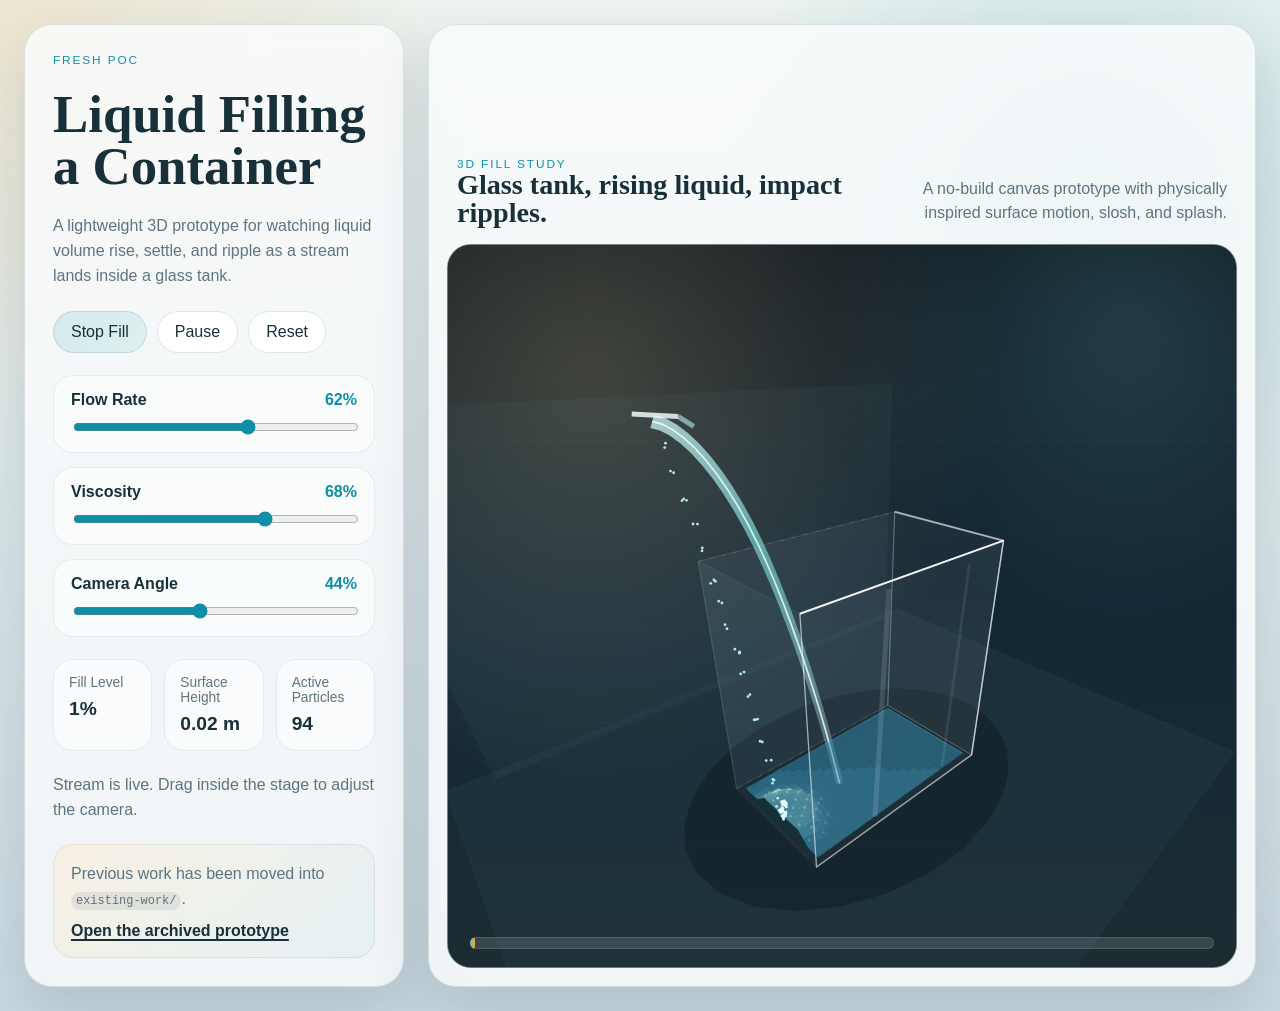
<file: index.html>
<!DOCTYPE html>
<html lang="en">
<head>
  <meta charset="utf-8">
  <meta name="viewport" content="width=device-width, initial-scale=1">
  <title>Container Fill POC</title>
  <link rel="stylesheet" href="styles.css">
</head>
<body>
  <div class="page-shell">
    <aside class="control-panel">
      <p class="eyebrow">Fresh POC</p>
      <h1>Liquid Filling a Container</h1>
      <p class="lede">
        A lightweight 3D prototype for watching liquid volume rise, settle, and ripple
        as a stream lands inside a glass tank.
      </p>

      <div class="button-row">
        <button id="fill-toggle" type="button">Stop Fill</button>
        <button id="pause-btn" type="button">Pause</button>
        <button id="reset-btn" type="button">Reset</button>
      </div>

      <section class="control-grid" aria-label="Simulation controls">
        <label class="control">
          <span>Flow Rate</span>
          <strong id="flow-value">62%</strong>
          <input id="flow-input" type="range" min="0" max="100" value="62">
        </label>

        <label class="control">
          <span>Viscosity</span>
          <strong id="viscosity-value">68%</strong>
          <input id="viscosity-input" type="range" min="0" max="100" value="68">
        </label>

        <label class="control">
          <span>Camera Angle</span>
          <strong id="orbit-value">44%</strong>
          <input id="orbit-input" type="range" min="0" max="100" value="44">
        </label>
      </section>

      <section class="stats" aria-label="Simulation stats">
        <article class="stat-card">
          <span>Fill Level</span>
          <strong id="fill-stat">0%</strong>
        </article>
        <article class="stat-card">
          <span>Surface Height</span>
          <strong id="height-stat">0.00 m</strong>
        </article>
        <article class="stat-card">
          <span>Active Particles</span>
          <strong id="particle-stat">0</strong>
        </article>
      </section>

      <p id="status-line" class="status-line">
        Stream is live. Drag inside the stage to adjust the camera.
      </p>

      <section class="archive-note">
        <p>Previous work has been moved into <code>existing-work/</code>.</p>
        <a href="existing-work/index.html">Open the archived prototype</a>
      </section>
    </aside>

    <main class="stage-panel">
      <header class="stage-header">
        <div>
          <p class="stage-kicker">3D Fill Study</p>
          <h2>Glass tank, rising liquid, impact ripples.</h2>
        </div>
        <p class="stage-copy">A no-build canvas prototype with physically inspired surface motion, slosh, and splash.</p>
      </header>

      <div class="stage-wrap">
        <canvas id="sim-canvas" aria-label="3D liquid filling simulation"></canvas>
        <div class="progress-track" aria-hidden="true">
          <div id="progress-bar" class="progress-bar"></div>
        </div>
      </div>
    </main>
  </div>

  <script src="app.js"></script>
</body>
</html>
</file>
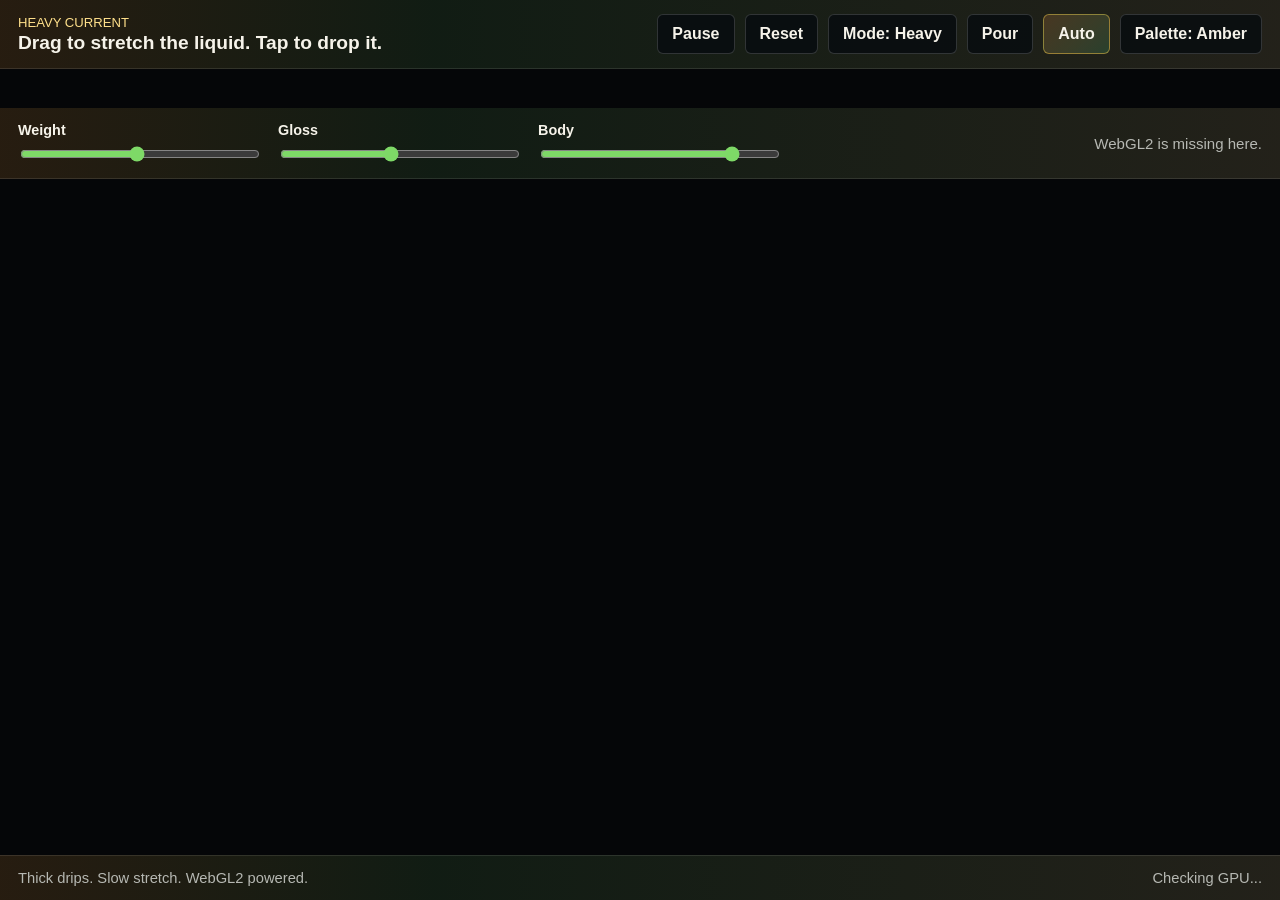
<file: existing-work/index.html>
<!DOCTYPE html>
<html lang="en">
<head>
  <meta charset="utf-8">
  <meta name="viewport" content="width=device-width, initial-scale=1">
  <title>Heavy Current</title>
  <link rel="stylesheet" href="styles.css">
</head>
<body>
  <canvas id="sim-canvas" aria-label="Fluid simulation"></canvas>

  <header class="topbar">
    <div class="brand">
      <span class="eyebrow">Heavy Current</span>
      <h1>Drag to stretch the liquid. Tap to drop it.</h1>
    </div>

    <div class="actions">
      <button id="pause-btn" type="button">Pause</button>
      <button id="reset-btn" type="button">Reset</button>
      <button id="mode-btn" type="button">Mode: Heavy</button>
      <button id="pour-btn" type="button">Pour</button>
      <button id="auto-btn" type="button" class="is-active">Auto</button>
      <button id="palette-btn" type="button">Palette: Amber</button>
    </div>
  </header>

  <section class="control-strip" aria-label="Fluid controls">
    <label class="slider">
      <span id="primary-label">Weight</span>
      <input id="weight-input" type="range" min="20" max="90" value="54">
    </label>

    <label class="slider">
      <span id="secondary-label">Gloss</span>
      <input id="gloss-input" type="range" min="0" max="100" value="46">
    </label>

    <label class="slider">
      <span id="tertiary-label">Body</span>
      <input id="body-input" type="range" min="970" max="998" value="993">
    </label>

    <div id="status" class="status" aria-live="polite"></div>
  </section>

  <footer class="footer-note">
    <span>Thick drips. Slow stretch. WebGL2 powered.</span>
    <span id="gpu-note" class="gpu-note">Checking GPU...</span>
  </footer>

  <script src="app.js"></script>
</body>
</html>
</file>
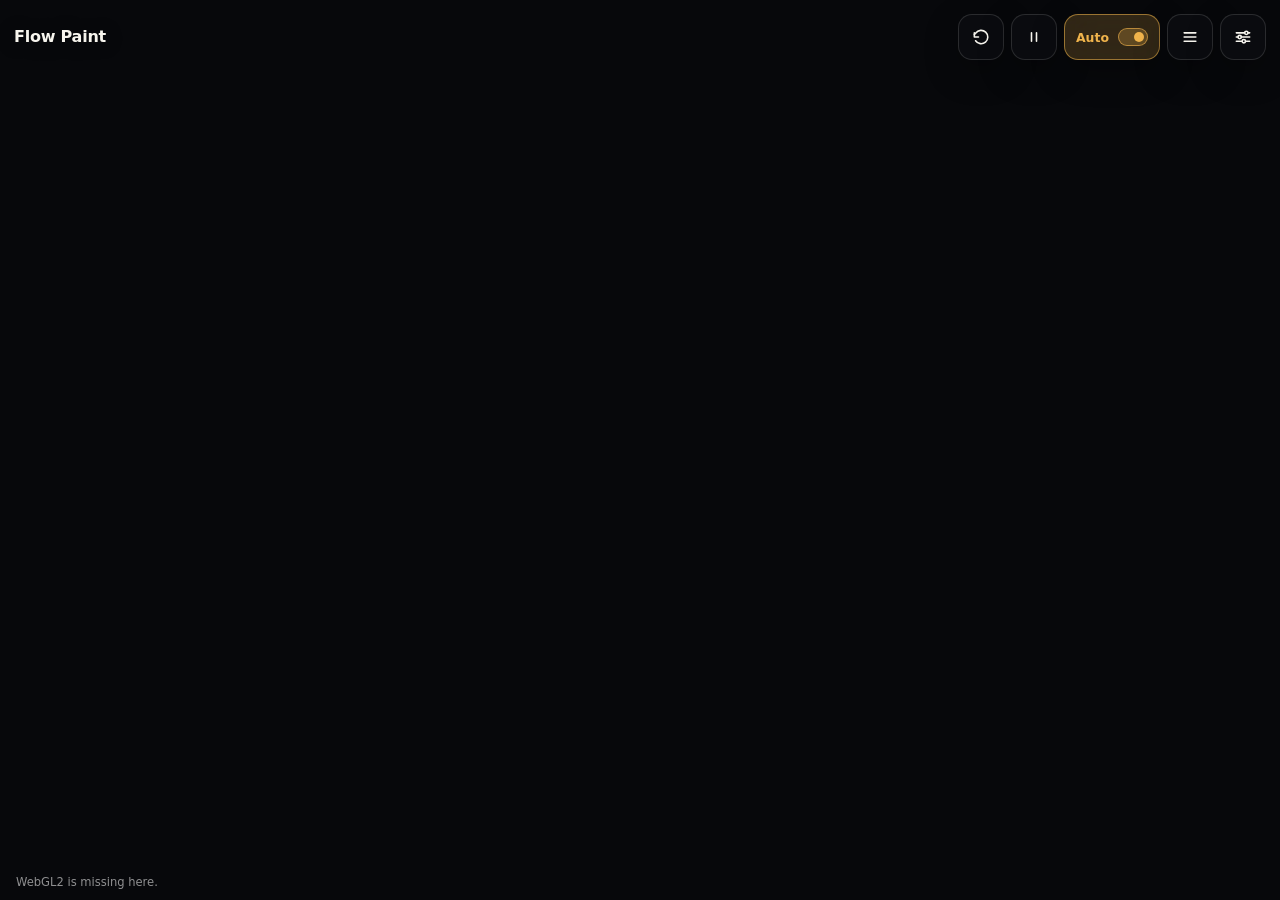
<file: viewer-web/index.html>
<!DOCTYPE html>
<html lang="en">
<head>
  <meta charset="utf-8">
  <meta name="viewport" content="width=device-width, initial-scale=1">
  <title>Flow Paint</title>
  <link rel="stylesheet" href="styles.css?v=20260806-wave">
  <link rel="stylesheet" href="scenario-menu.css?v=20260806-wave">
</head>
<body>
  <canvas id="sim-canvas" aria-label="Flow Paint interactive simulation"></canvas>

  <header class="topbar">
    <h1 class="scene-title">Flow Paint</h1>

    <div class="top-controls">
      <button id="reset-btn" class="icon-button" type="button" aria-label="Reset simulation" title="Reset simulation">
        <svg class="control-icon" viewBox="0 0 24 24" aria-hidden="true"><path d="M4 7v5h5"/><path d="M5.5 16.5a8 8 0 1 0 .2-9.2L4 9"/></svg>
      </button>

      <button id="pause-btn" class="icon-button" type="button" data-paused="false" aria-label="Pause simulation" aria-pressed="false" title="Pause simulation">
        <svg class="control-icon icon-pause" viewBox="0 0 24 24" aria-hidden="true"><path d="M9 7v10M15 7v10"/></svg>
        <svg class="control-icon icon-play" viewBox="0 0 24 24" aria-hidden="true"><path d="m9 7 8 5-8 5Z"/></svg>
      </button>

      <button id="auto-btn" class="switch-control is-active" type="button" role="switch" aria-checked="true" aria-label="Automatic stream" title="Automatic stream">
        <span class="switch-label">Auto</span>
        <span class="switch-track" aria-hidden="true"><span class="switch-thumb"></span></span>
      </button>

      <button class="icon-button" type="button" data-open-dialog="scene-dialog" aria-label="Choose physics scene" aria-haspopup="dialog" title="Choose physics scene">
          <svg class="control-icon" viewBox="0 0 24 24" aria-hidden="true"><path d="M5 7h14M5 12h14M5 17h14"/></svg>
      </button>

      <details class="settings-menu" data-popover>
        <summary aria-label="Simulation settings" title="Simulation settings">
          <svg class="control-icon" viewBox="0 0 24 24" aria-hidden="true"><path d="M4 7h10M18 7h2M4 12h2M10 12h10M4 17h7M15 17h5"/><circle cx="16" cy="7" r="2"/><circle cx="8" cy="12" r="2"/><circle cx="13" cy="17" r="2"/></svg>
        </summary>
        <div class="top-popover settings-content">
          <div class="popover-title">Simulation settings</div>
          <div class="settings-actions">
            <button id="pour-btn" type="button" class="button-primary">Add fluid</button>
            <button id="palette-btn" type="button">Color: Amber</button>
          </div>

          <label class="slider">
            <span><b id="primary-label">Gravity</b><output id="primary-value">54</output></span>
            <input id="weight-input" type="range" min="20" max="90" value="54">
          </label>

          <label class="slider">
            <span><b id="secondary-label">Shine</b><output id="secondary-value">46</output></span>
            <input id="gloss-input" type="range" min="0" max="100" value="46">
          </label>

          <label class="slider">
            <span><b id="tertiary-label">Thickness</b><output id="tertiary-value">82</output></span>
            <input id="body-input" type="range" min="970" max="998" value="993">
          </label>
        </div>
      </details>
    </div>
  </header>

  <dialog id="scene-dialog" class="scene-dialog" data-dialog aria-labelledby="scene-dialog-title">
    <div class="scene-dialog-panel">
      <header class="scene-dialog-header">
        <div>
          <div class="popover-title">Physics scenes</div>
          <h2 id="scene-dialog-title">Choose a scene</h2>
        </div>
        <button class="icon-button scene-dialog-close" type="button" data-close-dialog aria-label="Close scene picker" title="Close">
          <svg class="control-icon" viewBox="0 0 24 24" aria-hidden="true"><path d="m7 7 10 10M17 7 7 17"/></svg>
        </button>
      </header>
      <nav class="scene-list" aria-label="Physics scenes">
        <a class="scene-card" data-scene-link="wave-tank" href="./wave.html">
          <span class="scene-card-title">Ripple Tank</span>
          <span class="scene-card-description">Tap the surface to make waves that interfere and reflect from rock.</span>
        </a>
        <a class="scene-card" data-scene-link="flow-paint" href="./index.html">
          <span class="scene-card-title">Flow Paint</span>
          <span class="scene-card-description">Slow, weighty color that stretches and pools.</span>
        </a>
        <a class="scene-card" data-scene-link="sparks" href="./index.html?scene=sparks">
          <span class="scene-card-title">Sparks</span>
          <span class="scene-card-description">Fast glowing trails that curl through the flow.</span>
        </a>
        <a class="scene-card" data-scene-link="pour-spill" href="./liquid.html">
          <span class="scene-card-title">Pour &amp; Spill</span>
          <span class="scene-card-description">Particle liquid that fills, sloshes, and spills.</span>
        </a>
      </nav>
    </div>
  </dialog>

  <div id="play-hint" class="play-hint" aria-hidden="true">Drag to stir</div>

  <footer class="footer-note" aria-live="polite">
    <span id="status">Starting…</span>
  </footer>

  <script src="ui.js?v=20260806-wave"></script>
  <script src="gpu-runtime.js?v=20260805a"></script>
  <script src="app.js?v=20260805a"></script>
</body>
</html>
</file>
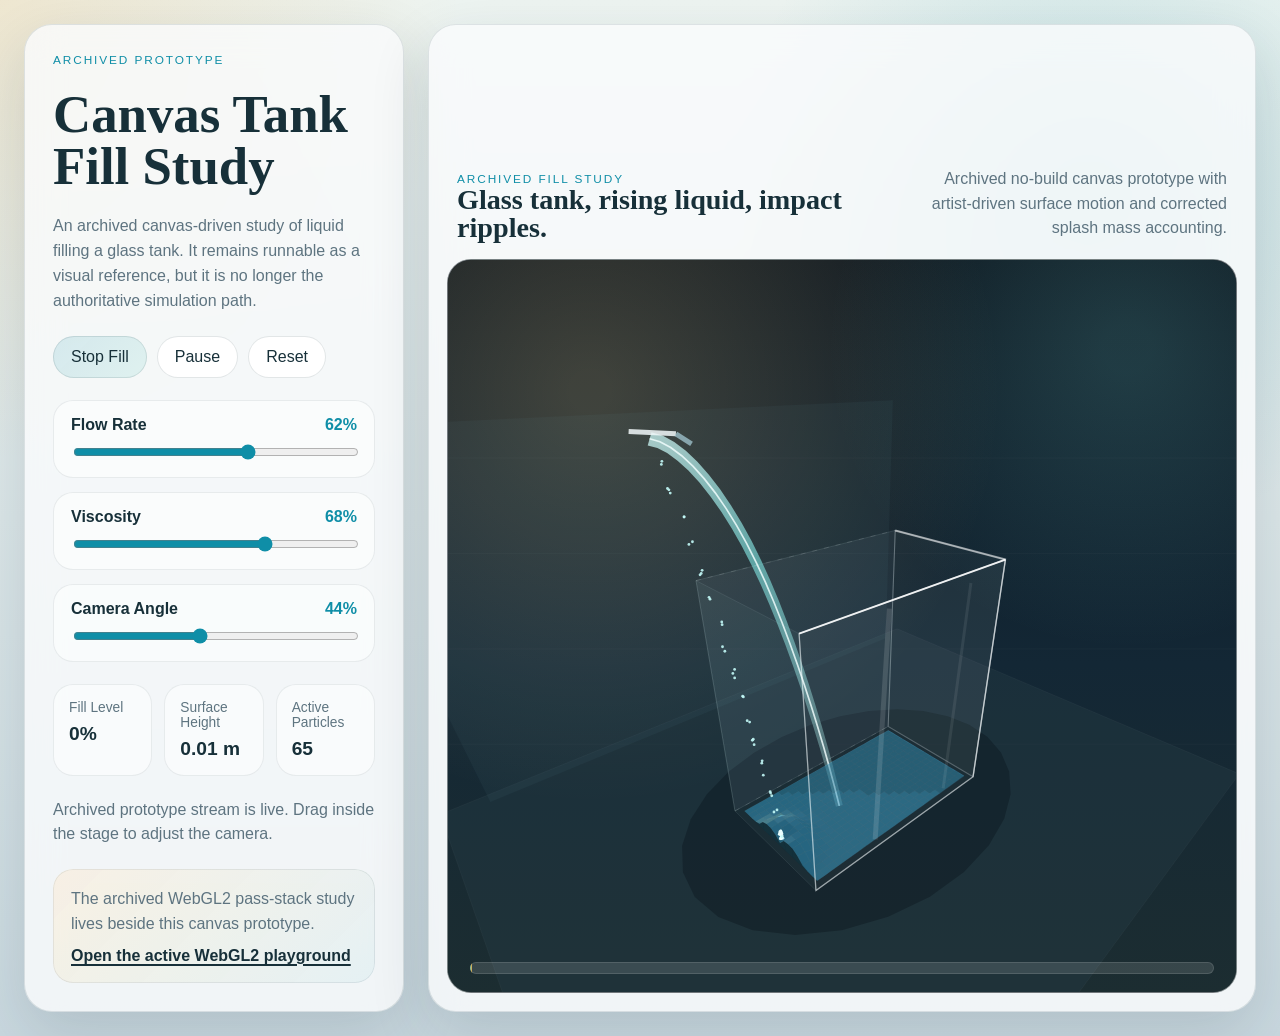
<file: prototypes/canvas-fill/index.html>
<!DOCTYPE html>
<html lang="en">
<head>
  <meta charset="utf-8">
  <meta name="viewport" content="width=device-width, initial-scale=1">
  <title>Archived Canvas Tank Fill Prototype</title>
  <link rel="stylesheet" href="styles.css">
</head>
<body>
  <div class="page-shell">
    <aside class="control-panel">
      <p class="eyebrow">Archived Prototype</p>
      <h1>Canvas Tank Fill Study</h1>
      <p class="lede">
        An archived canvas-driven study of liquid filling a glass tank. It remains runnable
        as a visual reference, but it is no longer the authoritative simulation path.
      </p>

      <div class="button-row">
        <button id="fill-toggle" type="button">Stop Fill</button>
        <button id="pause-btn" type="button">Pause</button>
        <button id="reset-btn" type="button">Reset</button>
      </div>

      <section class="control-grid" aria-label="Simulation controls">
        <label class="control">
          <span>Flow Rate</span>
          <strong id="flow-value">62%</strong>
          <input id="flow-input" type="range" min="0" max="100" value="62">
        </label>

        <label class="control">
          <span>Viscosity</span>
          <strong id="viscosity-value">68%</strong>
          <input id="viscosity-input" type="range" min="0" max="100" value="68">
        </label>

        <label class="control">
          <span>Camera Angle</span>
          <strong id="orbit-value">44%</strong>
          <input id="orbit-input" type="range" min="0" max="100" value="44">
        </label>
      </section>

      <section class="stats" aria-label="Simulation stats">
        <article class="stat-card">
          <span>Fill Level</span>
          <strong id="fill-stat">0%</strong>
        </article>
        <article class="stat-card">
          <span>Surface Height</span>
          <strong id="height-stat">0.00 m</strong>
        </article>
        <article class="stat-card">
          <span>Active Particles</span>
          <strong id="particle-stat">0</strong>
        </article>
      </section>

      <p id="status-line" class="status-line">
        Archived prototype. Drag inside the stage to adjust the camera.
      </p>

      <section class="archive-note">
        <p>The archived WebGL2 pass-stack study lives beside this canvas prototype.</p>
        <a href="../../viewer-web/index.html">Open the active WebGL2 playground</a>
      </section>
    </aside>

    <main class="stage-panel">
      <header class="stage-header">
        <div>
          <p class="stage-kicker">Archived Fill Study</p>
          <h2>Glass tank, rising liquid, impact ripples.</h2>
        </div>
        <p class="stage-copy">Archived no-build canvas prototype with artist-driven surface motion and corrected splash mass accounting.</p>
      </header>

      <div class="stage-wrap">
        <canvas id="sim-canvas" aria-label="3D liquid filling simulation"></canvas>
        <div class="progress-track" aria-hidden="true">
          <div id="progress-bar" class="progress-bar"></div>
        </div>
      </div>
    </main>
  </div>

  <script src="app.js"></script>
</body>
</html>
</file>
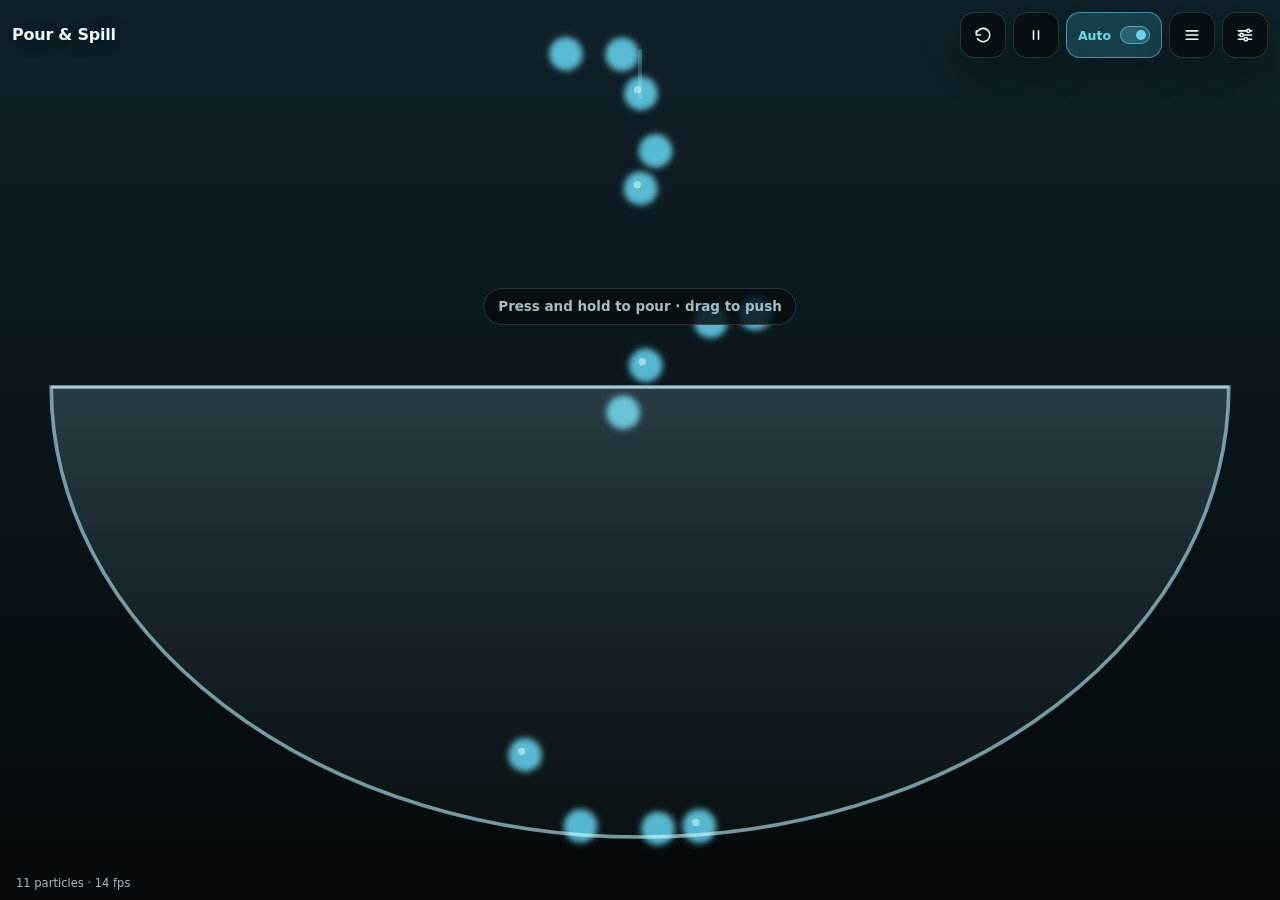
<file: viewer-web/liquid.html>
<!DOCTYPE html>
<html lang="en">
<head>
  <meta charset="utf-8">
  <meta name="viewport" content="width=device-width, initial-scale=1">
  <title>Pour &amp; Spill</title>
  <link rel="stylesheet" href="liquid.css?v=20260801g">
  <link rel="stylesheet" href="scenario-menu.css?v=20260806-wave">
</head>
<body>
  <canvas id="liquid-canvas" aria-label="Pour and Spill interactive liquid simulation"></canvas>

  <header class="topbar">
    <h1 class="scene-title">Pour &amp; Spill</h1>

    <div class="top-controls">
      <button id="clear-btn" class="icon-button" type="button" aria-label="Reset simulation" title="Reset simulation">
        <svg class="control-icon" viewBox="0 0 24 24" aria-hidden="true"><path d="M4 7v5h5"/><path d="M5.5 16.5a8 8 0 1 0 .2-9.2L4 9"/></svg>
      </button>

      <button id="pause-btn" class="icon-button" type="button" data-paused="false" aria-label="Pause simulation" aria-pressed="false" title="Pause simulation">
        <svg class="control-icon icon-pause" viewBox="0 0 24 24" aria-hidden="true"><path d="M9 7v10M15 7v10"/></svg>
        <svg class="control-icon icon-play" viewBox="0 0 24 24" aria-hidden="true"><path d="m9 7 8 5-8 5Z"/></svg>
      </button>

      <button id="auto-btn" class="switch-control is-active" type="button" role="switch" aria-checked="true" aria-label="Automatic stream" title="Automatic stream">
        <span class="switch-label">Auto</span>
        <span class="switch-track" aria-hidden="true"><span class="switch-thumb"></span></span>
      </button>

      <button class="icon-button" type="button" data-open-dialog="scene-dialog" aria-label="Choose physics scene" aria-haspopup="dialog" title="Choose physics scene">
          <svg class="control-icon" viewBox="0 0 24 24" aria-hidden="true"><path d="M5 7h14M5 12h14M5 17h14"/></svg>
      </button>

      <details class="settings-menu" data-popover>
        <summary aria-label="Simulation settings" title="Simulation settings">
          <svg class="control-icon" viewBox="0 0 24 24" aria-hidden="true"><path d="M4 7h10M18 7h2M4 12h2M10 12h10M4 17h7M15 17h5"/><circle cx="16" cy="7" r="2"/><circle cx="8" cy="12" r="2"/><circle cx="13" cy="17" r="2"/></svg>
        </summary>
        <div class="top-popover settings-content">
          <div class="popover-title">Simulation settings</div>
          <label>
            <span>Gravity <output id="gravity-value">1.45</output></span>
            <input id="gravity-input" type="range" min="60" max="240" value="145">
          </label>
          <label>
            <span>Viscosity <output id="viscosity-value">8%</output></span>
            <input id="viscosity-input" type="range" min="0" max="20" value="8">
          </label>
          <label>
            <span>Stream rate <output id="rate-value">8/s</output></span>
            <input id="rate-input" type="range" min="4" max="20" value="8">
          </label>
        </div>
      </details>
    </div>
  </header>

  <dialog id="scene-dialog" class="scene-dialog" data-dialog aria-labelledby="scene-dialog-title">
    <div class="scene-dialog-panel">
      <header class="scene-dialog-header">
        <div>
          <div class="popover-title">Physics scenes</div>
          <h2 id="scene-dialog-title">Choose a scene</h2>
        </div>
        <button class="icon-button scene-dialog-close" type="button" data-close-dialog aria-label="Close scene picker" title="Close">
          <svg class="control-icon" viewBox="0 0 24 24" aria-hidden="true"><path d="m7 7 10 10M17 7 7 17"/></svg>
        </button>
      </header>
      <nav class="scene-list" aria-label="Physics scenes">
        <a class="scene-card" data-scene-link="wave-tank" href="./wave.html">
          <span class="scene-card-title">Ripple Tank</span>
          <span class="scene-card-description">Tap the surface to make waves that interfere and reflect from rock.</span>
        </a>
        <a class="scene-card" data-scene-link="flow-paint" href="./index.html">
          <span class="scene-card-title">Flow Paint</span>
          <span class="scene-card-description">Slow, weighty color that stretches and pools.</span>
        </a>
        <a class="scene-card" data-scene-link="sparks" href="./index.html?scene=sparks">
          <span class="scene-card-title">Sparks</span>
          <span class="scene-card-description">Fast glowing trails that curl through the flow.</span>
        </a>
        <a class="scene-card" data-scene-link="pour-spill" href="./liquid.html">
          <span class="scene-card-title">Pour &amp; Spill</span>
          <span class="scene-card-description">Particle liquid that fills, sloshes, and spills.</span>
        </a>
      </nav>
    </div>
  </dialog>

  <div id="hint" class="hint">Press and hold to pour · drag to push</div>

  <footer>
    <span id="status">0 particles</span>
  </footer>

  <script src="ui.js?v=20260806-wave"></script>
  <script src="pbd-liquid.js?v=20260801e"></script>
  <script src="liquid.js?v=20260801g"></script>
</body>
</html>
</file>
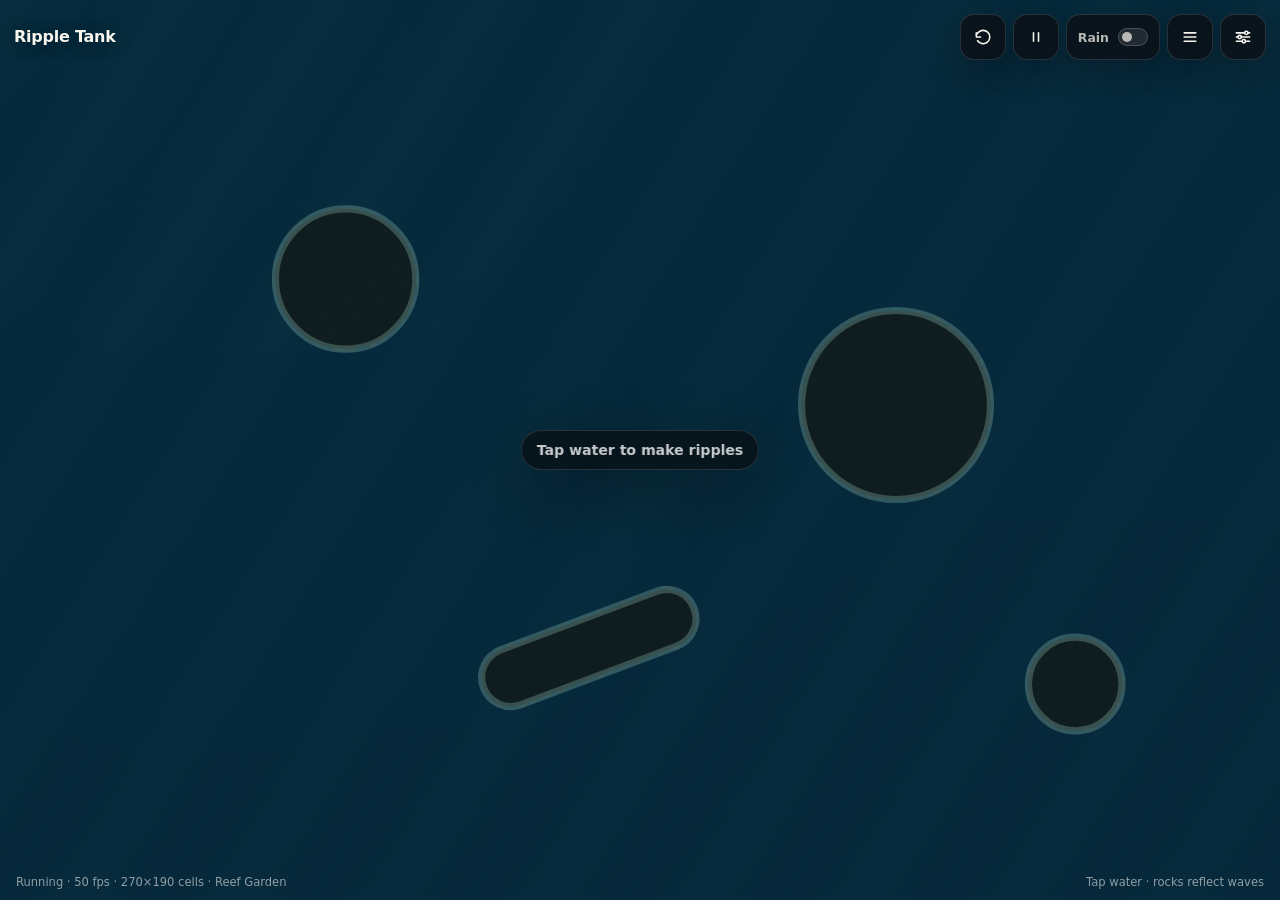
<file: viewer-web/wave.html>
<!DOCTYPE html>
<html lang="en">
<head>
  <meta charset="utf-8">
  <meta name="viewport" content="width=device-width, initial-scale=1">
  <title>Ripple Tank</title>
  <link rel="stylesheet" href="styles.css?v=20260806-wave">
  <link rel="stylesheet" href="scenario-menu.css?v=20260806-wave">
</head>
<body data-scene="wave-tank">
  <canvas
    id="wave-canvas"
    tabindex="0"
    aria-label="Ripple Tank interactive wave simulation"
    aria-describedby="wave-instructions"
  ></canvas>

  <header class="topbar">
    <h1 class="scene-title">Ripple Tank</h1>

    <div class="top-controls">
      <button id="reset-btn" class="icon-button" type="button" aria-label="Reset waves" title="Reset waves">
        <svg class="control-icon" viewBox="0 0 24 24" aria-hidden="true"><path d="M4 7v5h5"/><path d="M5.5 16.5a8 8 0 1 0 .2-9.2L4 9"/></svg>
      </button>

      <button id="pause-btn" class="icon-button" type="button" data-paused="false" aria-label="Pause simulation" aria-pressed="false" title="Pause simulation">
        <svg class="control-icon icon-pause" viewBox="0 0 24 24" aria-hidden="true"><path d="M9 7v10M15 7v10"/></svg>
        <svg class="control-icon icon-play" viewBox="0 0 24 24" aria-hidden="true"><path d="m9 7 8 5-8 5Z"/></svg>
      </button>

      <button id="rain-btn" class="switch-control" type="button" role="switch" aria-checked="false" aria-label="Ambient rain" title="Ambient rain">
        <span class="switch-label">Rain</span>
        <span class="switch-track" aria-hidden="true"><span class="switch-thumb"></span></span>
      </button>

      <button class="icon-button" type="button" data-open-dialog="scene-dialog" aria-label="Choose physics scene" aria-haspopup="dialog" title="Choose physics scene">
        <svg class="control-icon" viewBox="0 0 24 24" aria-hidden="true"><path d="M5 7h14M5 12h14M5 17h14"/></svg>
      </button>

      <details class="settings-menu" data-popover>
        <summary aria-label="Wave settings" title="Wave settings">
          <svg class="control-icon" viewBox="0 0 24 24" aria-hidden="true"><path d="M4 7h10M18 7h2M4 12h2M10 12h10M4 17h7M15 17h5"/><circle cx="16" cy="7" r="2"/><circle cx="8" cy="12" r="2"/><circle cx="13" cy="17" r="2"/></svg>
        </summary>
        <div class="top-popover settings-content">
          <div class="popover-title">Ripple controls</div>
          <div class="settings-actions">
            <button id="drop-btn" type="button" class="button-primary">Drop ripple</button>
            <button id="layout-btn" type="button">Layout: Reefs</button>
          </div>

          <label class="slider">
            <span><b>Ripple force</b><output id="force-value">65%</output></span>
            <input id="force-input" type="range" min="20" max="100" value="65">
          </label>

          <label class="slider">
            <span><b>Wave speed</b><output id="speed-value">18</output></span>
            <input id="speed-input" type="range" min="10" max="28" value="18">
          </label>

          <label class="slider">
            <span><b>Surface damping</b><output id="damping-value">99.4%</output></span>
            <input id="damping-input" type="range" min="975" max="998" value="994">
          </label>
        </div>
      </details>
    </div>
  </header>

  <dialog id="scene-dialog" class="scene-dialog" data-dialog aria-labelledby="scene-dialog-title">
    <div class="scene-dialog-panel">
      <header class="scene-dialog-header">
        <div>
          <div class="popover-title">Physics scenes</div>
          <h2 id="scene-dialog-title">Choose a scene</h2>
        </div>
        <button class="icon-button scene-dialog-close" type="button" data-close-dialog aria-label="Close scene picker" title="Close">
          <svg class="control-icon" viewBox="0 0 24 24" aria-hidden="true"><path d="m7 7 10 10M17 7 7 17"/></svg>
        </button>
      </header>
      <nav class="scene-list" aria-label="Physics scenes">
        <a class="scene-card" data-scene-link="wave-tank" href="./wave.html">
          <span class="scene-card-title">Ripple Tank</span>
          <span class="scene-card-description">Tap the surface and watch waves interfere and reflect from rock.</span>
        </a>
        <a class="scene-card" data-scene-link="flow-paint" href="./index.html">
          <span class="scene-card-title">Flow Paint</span>
          <span class="scene-card-description">Slow, weighty color that stretches and pools.</span>
        </a>
        <a class="scene-card" data-scene-link="sparks" href="./index.html?scene=sparks">
          <span class="scene-card-title">Sparks</span>
          <span class="scene-card-description">Fast glowing trails that curl through the flow.</span>
        </a>
        <a class="scene-card" data-scene-link="pour-spill" href="./liquid.html">
          <span class="scene-card-title">Pour &amp; Spill</span>
          <span class="scene-card-description">Particle liquid that fills, sloshes, and spills.</span>
        </a>
      </nav>
    </div>
  </dialog>

  <div id="play-hint" class="play-hint" aria-hidden="true">Tap water to make ripples</div>
  <p id="wave-instructions" class="sr-only">
    Tap or click clear water to create a ripple. Multiple ripples interfere with one another and reflect from the visible rock obstacles. Press Space to pause, Enter to drop a ripple, or M to change the obstacle layout.
  </p>

  <footer class="footer-note" aria-live="polite">
    <span id="status">Preparing ripple tank…</span>
    <span>Tap water · rocks reflect waves</span>
  </footer>

  <script src="ui.js?v=20260806-wave"></script>
  <script src="wave-core.js?v=20260806-wave"></script>
  <script src="wave.js?v=20260806-wave"></script>
</body>
</html>
</file>
<file: styles.css>
:root {
  color-scheme: light;
  --bg-top: #edf4f1;
  --bg-bottom: #c9d8df;
  --ink: #173039;
  --muted: #5e7480;
  --panel: rgba(250, 252, 253, 0.8);
  --panel-strong: rgba(255, 255, 255, 0.92);
  --line: rgba(23, 48, 57, 0.12);
  --accent: #0f8ea7;
  --accent-2: #f2a93b;
  --accent-3: #6bd2c1;
  --shadow: 0 22px 60px rgba(19, 45, 60, 0.14);
}

* {
  box-sizing: border-box;
}

html,
body {
  min-height: 100%;
  margin: 0;
}

body {
  font-family: "Avenir Next", "Segoe UI", sans-serif;
  color: var(--ink);
  background:
    radial-gradient(circle at top left, rgba(242, 169, 59, 0.18), transparent 28%),
    radial-gradient(circle at 85% 18%, rgba(15, 142, 167, 0.18), transparent 26%),
    linear-gradient(180deg, var(--bg-top), var(--bg-bottom));
}

button,
input {
  font: inherit;
}

.page-shell {
  min-height: 100vh;
  display: grid;
  grid-template-columns: minmax(320px, 380px) minmax(0, 1fr);
  gap: 24px;
  padding: 24px;
}

.control-panel,
.stage-panel {
  border: 1px solid var(--line);
  border-radius: 28px;
  background: var(--panel);
  backdrop-filter: blur(18px);
  box-shadow: var(--shadow);
}

.control-panel {
  padding: 28px;
  display: grid;
  align-content: start;
  gap: 22px;
  animation: lift-in 520ms ease both;
}

.eyebrow,
.stage-kicker {
  margin: 0;
  text-transform: uppercase;
  letter-spacing: 0.16em;
  font-size: 0.74rem;
  color: var(--accent);
}

.control-panel h1,
.stage-header h2 {
  margin: 0;
  font-family: "Iowan Old Style", "Palatino Linotype", serif;
  line-height: 0.98;
}

.control-panel h1 {
  font-size: clamp(2.2rem, 5vw, 3.3rem);
}

.stage-header h2 {
  font-size: clamp(1.6rem, 2.2vw, 2.4rem);
}

.lede,
.stage-copy,
.archive-note p,
.status-line {
  margin: 0;
  color: var(--muted);
  line-height: 1.55;
}

.button-row {
  display: flex;
  flex-wrap: wrap;
  gap: 10px;
}

button {
  border: 0;
  border-radius: 999px;
  padding: 12px 18px;
  background: var(--panel-strong);
  color: var(--ink);
  box-shadow: inset 0 0 0 1px rgba(23, 48, 57, 0.12);
  cursor: pointer;
  transition: transform 160ms ease, box-shadow 160ms ease, background 160ms ease;
}

button:hover,
button:focus-visible {
  transform: translateY(-1px);
  box-shadow:
    inset 0 0 0 1px rgba(23, 48, 57, 0.18),
    0 12px 26px rgba(23, 48, 57, 0.12);
}

button:disabled {
  cursor: not-allowed;
  opacity: 0.65;
  transform: none;
}

#fill-toggle {
  background: linear-gradient(135deg, rgba(15, 142, 167, 0.14), rgba(107, 210, 193, 0.16));
}

.control-grid {
  display: grid;
  gap: 14px;
}

.control {
  display: grid;
  grid-template-columns: 1fr auto;
  gap: 8px 12px;
  padding: 16px 18px;
  border-radius: 20px;
  background: rgba(255, 255, 255, 0.52);
  box-shadow: inset 0 0 0 1px rgba(23, 48, 57, 0.08);
}

.control span {
  font-weight: 700;
}

.control strong {
  color: var(--accent);
}

.control input {
  grid-column: 1 / -1;
  width: 100%;
  accent-color: var(--accent);
}

.stats {
  display: grid;
  grid-template-columns: repeat(3, minmax(0, 1fr));
  gap: 12px;
}

.stat-card {
  padding: 16px;
  border-radius: 20px;
  background: rgba(255, 255, 255, 0.54);
  box-shadow: inset 0 0 0 1px rgba(23, 48, 57, 0.08);
}

.stat-card span {
  display: block;
  font-size: 0.86rem;
  color: var(--muted);
  margin-bottom: 8px;
}

.stat-card strong {
  display: block;
  font-size: 1.2rem;
}

.status-line {
  min-height: 48px;
}

.archive-note {
  padding: 18px;
  border-radius: 20px;
  background:
    linear-gradient(135deg, rgba(242, 169, 59, 0.12), rgba(15, 142, 167, 0.08)),
    rgba(255, 255, 255, 0.48);
  box-shadow: inset 0 0 0 1px rgba(23, 48, 57, 0.08);
}

.archive-note a {
  display: inline-flex;
  margin-top: 10px;
  color: var(--ink);
  font-weight: 700;
  text-decoration-thickness: 2px;
  text-underline-offset: 0.18em;
}

.stage-panel {
  padding: 18px;
  display: grid;
  gap: 18px;
  animation: lift-in 620ms ease both;
}

.stage-header {
  display: flex;
  justify-content: space-between;
  align-items: end;
  gap: 24px;
  padding: 10px 10px 0;
}

.stage-copy {
  max-width: 320px;
  text-align: right;
}

.stage-wrap {
  position: relative;
  min-height: 620px;
  border-radius: 24px;
  overflow: hidden;
  border: 1px solid rgba(255, 255, 255, 0.42);
  background:
    linear-gradient(180deg, #0b141b, #10212c 52%, #152528);
  box-shadow: inset 0 0 0 1px rgba(255, 255, 255, 0.03);
}

#sim-canvas {
  position: absolute;
  inset: 0;
  width: 100%;
  height: 100%;
  display: block;
  touch-action: none;
}

.progress-track {
  position: absolute;
  left: 22px;
  right: 22px;
  bottom: 18px;
  height: 12px;
  border-radius: 999px;
  background: rgba(255, 255, 255, 0.12);
  box-shadow: inset 0 0 0 1px rgba(255, 255, 255, 0.12);
  overflow: hidden;
}

.progress-bar {
  width: 0%;
  height: 100%;
  border-radius: inherit;
  background: linear-gradient(90deg, rgba(107, 210, 193, 0.9), rgba(242, 169, 59, 0.95));
  transition: width 180ms linear;
}

code {
  padding: 0.16em 0.42em;
  border-radius: 999px;
  background: rgba(23, 48, 57, 0.08);
  font-size: 0.92em;
}

@keyframes lift-in {
  from {
    opacity: 0;
    transform: translateY(18px);
  }

  to {
    opacity: 1;
    transform: translateY(0);
  }
}

@media (max-width: 1100px) {
  .page-shell {
    grid-template-columns: 1fr;
  }

  .stage-header {
    align-items: start;
    flex-direction: column;
  }

  .stage-copy {
    text-align: left;
  }
}

@media (max-width: 720px) {
  .page-shell {
    padding: 16px;
    gap: 16px;
  }

  .control-panel,
  .stage-panel {
    border-radius: 22px;
  }

  .control-panel {
    padding: 22px;
  }

  .stats {
    grid-template-columns: 1fr;
  }

  .stage-wrap {
    min-height: 460px;
  }

  .progress-track {
    left: 16px;
    right: 16px;
    bottom: 14px;
  }
}
</file>
<file: existing-work/styles.css>
:root {
  color-scheme: dark;
  --bg: #050608;
  --ink: #f6f3ea;
  --muted: #b6b8b3;
  --line: rgba(255, 255, 255, 0.1);
  --panel: rgba(6, 10, 13, 0.66);
  --panel-strong: rgba(8, 12, 16, 0.84);
  --accent-a: #d88b2d;
  --accent-b: #7ed967;
  --accent-c: #ffe08b;
  --panel-gradient: linear-gradient(90deg, rgba(216, 139, 45, 0.16), rgba(126, 217, 103, 0.1) 34%, rgba(255, 224, 139, 0.12) 100%);
}

* {
  box-sizing: border-box;
}

html,
body {
  margin: 0;
  min-height: 100%;
  overflow: hidden;
  background: var(--bg);
  color: var(--ink);
  font-family: Inter, "Segoe UI", Roboto, Helvetica, Arial, sans-serif;
}

body {
  position: relative;
}

body[data-mode="arc"] {
  --accent-a: #ff6b3d;
  --accent-b: #2fd3b5;
  --accent-c: #ffd54f;
  --panel-gradient: linear-gradient(90deg, rgba(255, 107, 61, 0.12), rgba(47, 211, 181, 0.09) 34%, rgba(255, 213, 79, 0.1) 100%);
}

canvas {
  position: fixed;
  inset: 0;
  width: 100%;
  height: 100%;
  display: block;
  touch-action: none;
}

.topbar,
.control-strip,
.footer-note {
  position: fixed;
  left: 0;
  right: 0;
  z-index: 2;
  display: flex;
  align-items: center;
  gap: 16px;
  padding: 14px 18px;
  backdrop-filter: blur(18px);
  background:
    var(--panel-gradient),
    var(--panel);
}

.topbar {
  top: 0;
  justify-content: space-between;
  border-bottom: 1px solid var(--line);
}

.control-strip {
  top: 108px;
  flex-wrap: wrap;
  border-bottom: 1px solid var(--line);
}

.footer-note {
  bottom: 0;
  justify-content: space-between;
  color: var(--muted);
  font-size: 0.92rem;
  border-top: 1px solid var(--line);
}

.brand {
  min-width: 0;
}

.eyebrow {
  display: block;
  margin-bottom: 2px;
  color: var(--accent-c);
  font-size: 0.82rem;
  letter-spacing: 0;
  text-transform: uppercase;
}

.brand h1 {
  margin: 0;
  font-size: clamp(1.05rem, 1.2rem, 1.25rem);
  font-weight: 600;
  line-height: 1.1;
}

.actions {
  display: flex;
  flex-wrap: wrap;
  justify-content: flex-end;
  gap: 10px;
}

button {
  appearance: none;
  border: 1px solid rgba(255, 255, 255, 0.16);
  border-radius: 6px;
  background: var(--panel-strong);
  color: var(--ink);
  padding: 10px 14px;
  font: inherit;
  font-weight: 600;
  cursor: pointer;
  transition: transform 160ms ease, border-color 160ms ease, background 160ms ease;
}

button:hover,
button:focus-visible {
  border-color: rgba(255, 255, 255, 0.36);
  background: rgba(15, 22, 29, 0.94);
}

button:active {
  transform: translateY(1px);
}

button.is-active {
  background:
    linear-gradient(135deg, color-mix(in srgb, var(--accent-a) 28%, transparent), color-mix(in srgb, var(--accent-b) 22%, transparent)),
    rgba(15, 22, 29, 0.94);
  border-color: rgba(255, 213, 79, 0.45);
}

.slider {
  min-width: 170px;
  display: grid;
  gap: 6px;
  color: var(--muted);
  font-size: 0.9rem;
}

.slider span {
  color: var(--ink);
  font-weight: 600;
}

input[type="range"] {
  width: min(240px, 42vw);
  accent-color: var(--accent-b);
}

.status {
  margin-left: auto;
  color: var(--muted);
  font-size: 0.94rem;
  text-align: right;
}

.status.is-warning,
.gpu-note.is-warning {
  color: var(--accent-c);
}

.gpu-note {
  text-align: right;
}

@media (max-width: 860px) {
  .topbar,
  .control-strip,
  .footer-note {
    gap: 12px;
    padding: 12px 14px;
  }

  .topbar {
    align-items: flex-start;
    flex-direction: column;
  }

  .actions {
    width: 100%;
    justify-content: flex-start;
  }

  .control-strip {
    top: 158px;
  }

  .status {
    margin-left: 0;
    text-align: left;
  }

  .footer-note {
    flex-direction: column;
    align-items: flex-start;
  }
}

@media (max-width: 560px) {
  .brand h1 {
    font-size: 1rem;
  }

  button {
    padding: 9px 12px;
  }

  .slider {
    min-width: 140px;
  }

  input[type="range"] {
    width: min(100%, 260px);
  }
}
</file>
<file: viewer-web/styles.css>
:root {
  color-scheme: dark;
  --bg: #07080b;
  --ink: #f7f5ee;
  --muted: #b8b9b5;
  --line: rgba(255, 255, 255, 0.13);
  --panel: rgba(12, 14, 18, 0.76);
  --panel-strong: rgba(17, 20, 25, 0.94);
  --accent: #f0b44c;
  --accent-soft: rgba(240, 180, 76, 0.18);
  --accent-ink: #171006;
  --shadow: 0 18px 60px rgba(0, 0, 0, 0.32);
}

* {
  box-sizing: border-box;
}

html,
body {
  width: 100%;
  min-height: 100%;
  margin: 0;
  overflow: hidden;
  overscroll-behavior: none;
  background: var(--bg);
  color: var(--ink);
  font-family: Inter, ui-sans-serif, system-ui, -apple-system, BlinkMacSystemFont, "Segoe UI", sans-serif;
}

body {
  position: relative;
}

body[data-mode="arc"] {
  --accent: #62e6c3;
  --accent-soft: rgba(98, 230, 195, 0.17);
  --accent-ink: #061411;
}

body[data-scene="wave-tank"] {
  --accent: #75e4d0;
  --accent-soft: rgba(117, 228, 208, 0.18);
  --accent-ink: #041310;
}

body[data-scene="wave-tank"] .play-hint {
  /* The invitation is visual only; a first tap on it must still make a wave. */
  pointer-events: none;
}

button,
summary,
input {
  font: inherit;
}

button,
summary {
  -webkit-tap-highlight-color: transparent;
}

canvas {
  position: fixed;
  inset: 0;
  width: 100%;
  height: 100%;
  display: block;
  touch-action: none;
}

.topbar {
  position: fixed;
  z-index: 3;
  top: max(14px, env(safe-area-inset-top));
  left: max(14px, env(safe-area-inset-left));
  right: max(14px, env(safe-area-inset-right));
  display: flex;
  align-items: center;
  justify-content: space-between;
  gap: 16px;
  pointer-events: none;
}

.actions,
.footer-note,
.play-hint {
  pointer-events: auto;
}

.actions {
  display: flex;
  align-items: center;
  gap: 8px;
}

button {
  min-height: 46px;
  padding: 0 15px;
  border: 1px solid var(--line);
  border-radius: 14px;
  appearance: none;
  background: var(--panel);
  color: var(--ink);
  font-weight: 700;
  line-height: 1;
  cursor: pointer;
  text-decoration: none;
  box-shadow: 0 10px 30px rgba(0, 0, 0, 0.22);
  backdrop-filter: blur(18px) saturate(130%);
  transition: transform 140ms ease, background 140ms ease, border-color 140ms ease;
}

button:hover,
button:focus-visible {
  border-color: rgba(255, 255, 255, 0.32);
  background: var(--panel-strong);
  outline: none;
}

button:active {
  transform: scale(0.97);
}

button.is-active {
  border-color: color-mix(in srgb, var(--accent) 60%, transparent);
  background: var(--accent-soft);
}

.button-primary {
  border-color: transparent;
  background: var(--accent);
  color: var(--accent-ink);
}

.button-primary:hover,
.button-primary:focus-visible {
  border-color: transparent;
  background: color-mix(in srgb, var(--accent) 86%, white);
}

.button-quiet {
  color: var(--muted);
}

.play-hint {
  position: fixed;
  z-index: 2;
  top: 50%;
  left: 50%;
  transform: translate(-50%, -50%);
  padding: 11px 15px;
  border: 1px solid var(--line);
  border-radius: 999px;
  background: rgba(9, 11, 14, 0.66);
  color: rgba(255, 255, 255, 0.78);
  font-size: 0.88rem;
  font-weight: 650;
  box-shadow: var(--shadow);
  backdrop-filter: blur(14px);
  transition: opacity 300ms ease, transform 300ms ease;
}

.play-hint.is-dismissed {
  opacity: 0;
  transform: translate(-50%, -45%);
  pointer-events: none;
}

.sr-only {
  position: absolute;
  width: 1px;
  height: 1px;
  padding: 0;
  margin: -1px;
  overflow: hidden;
  clip: rect(0, 0, 0, 0);
  white-space: nowrap;
  border: 0;
}

.slider {
  display: grid;
  gap: 9px;
}

.slider > span {
  display: flex;
  align-items: center;
  justify-content: space-between;
  gap: 12px;
  color: var(--muted);
  font-size: 0.84rem;
}

.slider b {
  color: var(--ink);
  font-weight: 700;
}

.slider output {
  min-width: 2ch;
  color: var(--accent);
  font-variant-numeric: tabular-nums;
  text-align: right;
}

input[type="range"] {
  width: 100%;
  height: 24px;
  margin: 0;
  accent-color: var(--accent);
  cursor: pointer;
}

.footer-note {
  position: fixed;
  z-index: 2;
  right: max(16px, env(safe-area-inset-right));
  bottom: max(11px, env(safe-area-inset-bottom));
  left: max(16px, env(safe-area-inset-left));
  display: flex;
  justify-content: space-between;
  gap: 14px;
  color: rgba(255, 255, 255, 0.55);
  font-size: 0.72rem;
  font-variant-numeric: tabular-nums;
  pointer-events: none;
}

body.unsupported .play-hint {
  display: none;
}

@media (max-width: 720px) {
  .topbar {
    top: max(10px, env(safe-area-inset-top));
    right: max(10px, env(safe-area-inset-right));
    left: max(10px, env(safe-area-inset-left));
  }

  .actions {
    gap: 6px;
  }

  button {
    min-height: 46px;
    padding: 0 13px;
    border-radius: 13px;
    font-size: 0.84rem;
  }

}

@media (max-width: 390px) {
  button {
    padding: 0 10px;
    font-size: 0.78rem;
  }
}

@media (prefers-reduced-motion: reduce) {
  button,
  .play-hint {
    transition: none;
  }
}
</file>
<file: viewer-web/scenario-menu.css>
.topbar {
  z-index: 10;
}

.scene-title {
  align-self: center;
  margin: 0;
  color: var(--ink);
  font-size: 1rem;
  font-weight: 780;
  letter-spacing: -0.015em;
  line-height: 1.1;
  text-shadow: 0 2px 18px rgba(0, 0, 0, 0.45);
}

.top-controls {
  display: flex;
  align-items: center;
  justify-content: flex-end;
  gap: 7px;
  pointer-events: auto;
}

.top-controls details {
  position: relative;
}

.icon-button,
.settings-menu summary {
  width: 46px;
  min-width: 46px;
  min-height: 46px;
  display: grid;
  place-items: center;
  padding: 0;
  border: 1px solid var(--line);
  border-radius: 14px;
  appearance: none;
  background: var(--panel);
  color: var(--ink);
  list-style: none;
  box-shadow: 0 12px 34px rgba(0, 0, 0, 0.26);
  backdrop-filter: blur(18px) saturate(130%);
  cursor: pointer;
  user-select: none;
}

.settings-menu summary::-webkit-details-marker {
  display: none;
}

.icon-button:hover,
.icon-button:focus-visible,
.settings-menu summary:hover,
.settings-menu summary:focus-visible {
  border-color: rgba(255, 255, 255, 0.34);
  background: var(--panel-strong, rgba(7, 14, 18, 0.96));
  outline: none;
}

.icon-button:active,
.settings-menu summary:active {
  transform: scale(0.96);
}

.control-icon {
  width: 20px;
  height: 20px;
  display: block;
  fill: none;
  stroke: currentColor;
  stroke-linecap: round;
  stroke-linejoin: round;
  stroke-width: 1.9;
}

.icon-play {
  display: none;
}

.icon-button[data-paused="true"] .icon-pause {
  display: none;
}

.icon-button[data-paused="true"] .icon-play {
  display: block;
}

.switch-control {
  min-width: 84px;
  min-height: 46px;
  display: flex;
  align-items: center;
  justify-content: center;
  gap: 9px;
  padding: 0 11px;
  border: 1px solid var(--line);
  border-radius: 14px;
  appearance: none;
  background: var(--panel);
  color: var(--muted);
  font: inherit;
  font-size: 0.78rem;
  font-weight: 750;
  box-shadow: 0 12px 34px rgba(0, 0, 0, 0.26);
  backdrop-filter: blur(18px) saturate(130%);
  cursor: pointer;
}

.switch-track {
  width: 30px;
  height: 18px;
  position: relative;
  flex: 0 0 auto;
  border: 1px solid rgba(255, 255, 255, 0.18);
  border-radius: 999px;
  background: rgba(255, 255, 255, 0.1);
  transition: background 140ms ease, border-color 140ms ease;
}

.switch-thumb {
  position: absolute;
  top: 3px;
  left: 3px;
  width: 10px;
  height: 10px;
  border-radius: 50%;
  background: currentColor;
  transition: transform 140ms ease;
}

.switch-control.is-active {
  border-color: color-mix(in srgb, var(--accent) 55%, transparent);
  color: var(--accent);
}

.switch-control.is-active .switch-track {
  border-color: color-mix(in srgb, var(--accent) 62%, transparent);
  background: color-mix(in srgb, var(--accent) 24%, transparent);
}

.switch-control.is-active .switch-thumb {
  transform: translateX(12px);
}

.top-popover {
  position: absolute;
  z-index: 8;
  top: calc(100% + 9px);
  right: 0;
  display: grid;
  gap: 5px;
  padding: 7px;
  border: 1px solid var(--line);
  border-radius: 16px;
  background: var(--panel-strong, rgba(7, 14, 18, 0.96));
  box-shadow: 0 20px 56px rgba(0, 0, 0, 0.42);
  backdrop-filter: blur(22px) saturate(130%);
}

.popover-title {
  padding: 8px 10px 5px;
  color: var(--muted);
  font-size: 0.7rem;
  font-weight: 800;
  letter-spacing: 0.09em;
  text-transform: uppercase;
}

.settings-content {
  width: min(370px, calc(100vw - 20px));
  gap: 16px;
  padding: 16px;
}

.settings-content .popover-title {
  padding: 0 0 2px;
}

.settings-content label {
  display: grid;
  gap: 8px;
}

.settings-content label > span {
  display: flex;
  align-items: center;
  justify-content: space-between;
  gap: 12px;
  color: var(--muted);
  font-size: 0.82rem;
}

.settings-content output {
  color: var(--accent);
  font-variant-numeric: tabular-nums;
}

.settings-actions {
  display: grid;
  grid-template-columns: repeat(2, minmax(0, 1fr));
  gap: 7px;
}

.settings-actions button {
  width: 100%;
  min-height: 42px;
  padding: 0 9px;
  font-size: 0.76rem;
}

.scene-dialog {
  width: min(580px, calc(100vw - 24px));
  max-height: min(680px, calc(100dvh - 24px));
  margin: auto;
  padding: 0;
  overflow: hidden;
  border: 1px solid var(--line);
  border-radius: 22px;
  background: var(--panel-strong, rgba(7, 14, 18, 0.98));
  color: var(--ink);
  box-shadow: 0 28px 90px rgba(0, 0, 0, 0.58);
  backdrop-filter: blur(28px) saturate(130%);
}

.scene-dialog::backdrop {
  background: rgba(0, 0, 0, 0.62);
  backdrop-filter: blur(5px);
}

.scene-dialog-panel {
  display: grid;
  gap: 16px;
  padding: 20px;
}

.scene-dialog-header {
  display: flex;
  align-items: center;
  justify-content: space-between;
  gap: 16px;
}

.scene-dialog-header h2 {
  margin: 3px 0 0;
  font-size: 1.25rem;
  letter-spacing: -0.02em;
}

.scene-dialog-header .popover-title {
  padding: 0;
}

.scene-dialog-close {
  flex: 0 0 auto;
}

.scene-list {
  display: grid;
  gap: 8px;
}

.scene-card {
  display: grid;
  gap: 4px;
  padding: 14px 15px;
  border: 1px solid rgba(255, 255, 255, 0.09);
  border-radius: 14px;
  background: rgba(255, 255, 255, 0.035);
  color: var(--ink);
  text-decoration: none;
  transition: border-color 140ms ease, background 140ms ease, transform 140ms ease;
}

.scene-card:hover,
.scene-card:focus-visible {
  border-color: rgba(255, 255, 255, 0.28);
  background: rgba(255, 255, 255, 0.08);
  outline: none;
}

.scene-card:active {
  transform: scale(0.99);
}

.scene-card[aria-current="page"] {
  border-color: color-mix(in srgb, var(--accent) 58%, transparent);
  background: color-mix(in srgb, var(--accent) 14%, transparent);
}

.scene-card[aria-disabled="true"] {
  cursor: not-allowed;
  opacity: 0.48;
  pointer-events: none;
}

.scene-card-title {
  color: var(--ink);
  font-size: 0.98rem;
  font-weight: 780;
}

.scene-card[aria-current="page"] .scene-card-title {
  color: var(--accent);
}

.scene-card-description {
  color: var(--muted);
  font-size: 0.82rem;
  line-height: 1.4;
}

@media (max-width: 520px) {
  .topbar {
    gap: 8px;
  }

  .scene-title {
    width: 58px;
    flex: 0 0 58px;
    font-size: 0.82rem;
  }

  .top-controls {
    gap: 5px;
  }

  .icon-button,
  .settings-menu summary {
    width: 44px;
    min-width: 44px;
    min-height: 44px;
    border-radius: 13px;
  }

  .switch-control {
    min-width: 44px;
    min-height: 44px;
    padding: 0 6px;
  }

  .switch-label {
    position: absolute;
    width: 1px;
    height: 1px;
    overflow: hidden;
    clip: rect(0 0 0 0);
    clip-path: inset(50%);
    white-space: nowrap;
  }

  .settings-content {
    position: fixed;
    top: 64px;
    right: 10px;
    max-height: calc(100dvh - 76px);
    overflow-y: auto;
  }

  .scene-dialog-panel {
    gap: 13px;
    padding: 15px;
  }

  .scene-dialog-header h2 {
    font-size: 1.08rem;
  }

  .scene-card {
    min-height: 64px;
    padding: 12px 13px;
  }
}

@media (max-width: 360px) {
  .topbar {
    gap: 6px;
  }

  .scene-title {
    width: 48px;
    flex-basis: 48px;
    font-size: 0.76rem;
  }

  .top-controls {
    gap: 3px;
  }
}

@media (prefers-reduced-motion: reduce) {
  .switch-track,
  .switch-thumb {
    transition: none;
  }
}
</file>
<file: prototypes/canvas-fill/styles.css>
:root {
  color-scheme: light;
  --bg-top: #edf4f1;
  --bg-bottom: #c9d8df;
  --ink: #173039;
  --muted: #5e7480;
  --panel: rgba(250, 252, 253, 0.8);
  --panel-strong: rgba(255, 255, 255, 0.92);
  --line: rgba(23, 48, 57, 0.12);
  --accent: #0f8ea7;
  --accent-2: #f2a93b;
  --accent-3: #6bd2c1;
  --shadow: 0 22px 60px rgba(19, 45, 60, 0.14);
}

* {
  box-sizing: border-box;
}

html,
body {
  min-height: 100%;
  margin: 0;
}

body {
  font-family: "Avenir Next", "Segoe UI", sans-serif;
  color: var(--ink);
  background:
    radial-gradient(circle at top left, rgba(242, 169, 59, 0.18), transparent 28%),
    radial-gradient(circle at 85% 18%, rgba(15, 142, 167, 0.18), transparent 26%),
    linear-gradient(180deg, var(--bg-top), var(--bg-bottom));
}

button,
input {
  font: inherit;
}

.page-shell {
  min-height: 100vh;
  display: grid;
  grid-template-columns: minmax(320px, 380px) minmax(0, 1fr);
  gap: 24px;
  padding: 24px;
}

.control-panel,
.stage-panel {
  border: 1px solid var(--line);
  border-radius: 28px;
  background: var(--panel);
  backdrop-filter: blur(18px);
  box-shadow: var(--shadow);
}

.control-panel {
  padding: 28px;
  display: grid;
  align-content: start;
  gap: 22px;
  animation: lift-in 520ms ease both;
}

.eyebrow,
.stage-kicker {
  margin: 0;
  text-transform: uppercase;
  letter-spacing: 0.16em;
  font-size: 0.74rem;
  color: var(--accent);
}

.control-panel h1,
.stage-header h2 {
  margin: 0;
  font-family: "Iowan Old Style", "Palatino Linotype", serif;
  line-height: 0.98;
}

.control-panel h1 {
  font-size: clamp(2.2rem, 5vw, 3.3rem);
}

.stage-header h2 {
  font-size: clamp(1.6rem, 2.2vw, 2.4rem);
}

.lede,
.stage-copy,
.archive-note p,
.status-line {
  margin: 0;
  color: var(--muted);
  line-height: 1.55;
}

.button-row {
  display: flex;
  flex-wrap: wrap;
  gap: 10px;
}

button {
  border: 0;
  border-radius: 999px;
  padding: 12px 18px;
  background: var(--panel-strong);
  color: var(--ink);
  box-shadow: inset 0 0 0 1px rgba(23, 48, 57, 0.12);
  cursor: pointer;
  transition: transform 160ms ease, box-shadow 160ms ease, background 160ms ease;
}

button:hover,
button:focus-visible {
  transform: translateY(-1px);
  box-shadow:
    inset 0 0 0 1px rgba(23, 48, 57, 0.18),
    0 12px 26px rgba(23, 48, 57, 0.12);
}

button:disabled {
  cursor: not-allowed;
  opacity: 0.65;
  transform: none;
}

#fill-toggle {
  background: linear-gradient(135deg, rgba(15, 142, 167, 0.14), rgba(107, 210, 193, 0.16));
}

.control-grid {
  display: grid;
  gap: 14px;
}

.control {
  display: grid;
  grid-template-columns: 1fr auto;
  gap: 8px 12px;
  padding: 16px 18px;
  border-radius: 20px;
  background: rgba(255, 255, 255, 0.52);
  box-shadow: inset 0 0 0 1px rgba(23, 48, 57, 0.08);
}

.control span {
  font-weight: 700;
}

.control strong {
  color: var(--accent);
}

.control input {
  grid-column: 1 / -1;
  width: 100%;
  accent-color: var(--accent);
}

.stats {
  display: grid;
  grid-template-columns: repeat(3, minmax(0, 1fr));
  gap: 12px;
}

.stat-card {
  padding: 16px;
  border-radius: 20px;
  background: rgba(255, 255, 255, 0.54);
  box-shadow: inset 0 0 0 1px rgba(23, 48, 57, 0.08);
}

.stat-card span {
  display: block;
  font-size: 0.86rem;
  color: var(--muted);
  margin-bottom: 8px;
}

.stat-card strong {
  display: block;
  font-size: 1.2rem;
}

.status-line {
  min-height: 48px;
}

.archive-note {
  padding: 18px;
  border-radius: 20px;
  background:
    linear-gradient(135deg, rgba(242, 169, 59, 0.12), rgba(15, 142, 167, 0.08)),
    rgba(255, 255, 255, 0.48);
  box-shadow: inset 0 0 0 1px rgba(23, 48, 57, 0.08);
}

.archive-note a {
  display: inline-flex;
  margin-top: 10px;
  color: var(--ink);
  font-weight: 700;
  text-decoration-thickness: 2px;
  text-underline-offset: 0.18em;
}

.stage-panel {
  padding: 18px;
  display: grid;
  gap: 18px;
  animation: lift-in 620ms ease both;
}

.stage-header {
  display: flex;
  justify-content: space-between;
  align-items: end;
  gap: 24px;
  padding: 10px 10px 0;
}

.stage-copy {
  max-width: 320px;
  text-align: right;
}

.stage-wrap {
  position: relative;
  min-height: 620px;
  border-radius: 24px;
  overflow: hidden;
  border: 1px solid rgba(255, 255, 255, 0.42);
  background:
    linear-gradient(180deg, #0b141b, #10212c 52%, #152528);
  box-shadow: inset 0 0 0 1px rgba(255, 255, 255, 0.03);
}

#sim-canvas {
  position: absolute;
  inset: 0;
  width: 100%;
  height: 100%;
  display: block;
  touch-action: none;
}

.progress-track {
  position: absolute;
  left: 22px;
  right: 22px;
  bottom: 18px;
  height: 12px;
  border-radius: 999px;
  background: rgba(255, 255, 255, 0.12);
  box-shadow: inset 0 0 0 1px rgba(255, 255, 255, 0.12);
  overflow: hidden;
}

.progress-bar {
  width: 0%;
  height: 100%;
  border-radius: inherit;
  background: linear-gradient(90deg, rgba(107, 210, 193, 0.9), rgba(242, 169, 59, 0.95));
  transition: width 180ms linear;
}

code {
  padding: 0.16em 0.42em;
  border-radius: 999px;
  background: rgba(23, 48, 57, 0.08);
  font-size: 0.92em;
}

@keyframes lift-in {
  from {
    opacity: 0;
    transform: translateY(18px);
  }

  to {
    opacity: 1;
    transform: translateY(0);
  }
}

@media (max-width: 1100px) {
  .page-shell {
    grid-template-columns: 1fr;
  }

  .stage-header {
    align-items: start;
    flex-direction: column;
  }

  .stage-copy {
    text-align: left;
  }
}

@media (max-width: 720px) {
  .page-shell {
    padding: 16px;
    gap: 16px;
  }

  .control-panel,
  .stage-panel {
    border-radius: 22px;
  }

  .control-panel {
    padding: 22px;
  }

  .stats {
    grid-template-columns: 1fr;
  }

  .stage-wrap {
    min-height: 460px;
  }

  .progress-track {
    left: 16px;
    right: 16px;
    bottom: 14px;
  }
}
</file>
<file: viewer-web/liquid.css>
:root {
  color-scheme: dark;
  --bg: #071014;
  --ink: #eef8fb;
  --muted: #a7bbc2;
  --line: rgba(255, 255, 255, 0.15);
  --panel: rgba(7, 14, 18, 0.82);
  --accent: #70d7ed;
}

* {
  box-sizing: border-box;
}

html,
body {
  width: 100%;
  min-height: 100%;
  margin: 0;
  overflow: hidden;
  background: var(--bg);
  color: var(--ink);
  font-family: Inter, ui-sans-serif, system-ui, sans-serif;
}

canvas {
  position: fixed;
  inset: 0;
  width: 100%;
  height: 100%;
  display: block;
  touch-action: none;
}

.topbar,
footer,
.hint {
  position: fixed;
  z-index: 2;
}

.topbar {
  top: max(12px, env(safe-area-inset-top));
  right: max(12px, env(safe-area-inset-right));
  left: max(12px, env(safe-area-inset-left));
  display: flex;
  justify-content: space-between;
  pointer-events: none;
}

.actions,
.hint {
  pointer-events: auto;
}

button,
summary {
  min-height: 46px;
  display: grid;
  place-items: center;
  padding: 0 15px;
  border: 1px solid var(--line);
  border-radius: 14px;
  background: var(--panel);
  color: var(--ink);
  font: inherit;
  font-weight: 700;
  text-decoration: none;
  box-shadow: 0 12px 34px rgba(0, 0, 0, 0.26);
  backdrop-filter: blur(16px);
  cursor: pointer;
}

.actions {
  display: flex;
  gap: 8px;
}

button.is-active {
  border-color: rgba(112, 215, 237, 0.55);
  background: rgba(45, 125, 143, 0.34);
}

button.primary {
  border-color: transparent;
  background: var(--accent);
  color: #041115;
}

.hint {
  top: 32%;
  left: 50%;
  transform: translateX(-50%);
  padding: 10px 14px;
  border: 1px solid var(--line);
  border-radius: 999px;
  background: var(--panel);
  color: var(--muted);
  font-size: 0.84rem;
  font-weight: 650;
  transition: opacity 180ms ease;
}

.hint.is-hidden {
  opacity: 0;
  pointer-events: none;
}

output {
  color: var(--accent);
  font-variant-numeric: tabular-nums;
}

input[type="range"] {
  width: 100%;
  accent-color: var(--accent);
}

footer {
  right: max(16px, env(safe-area-inset-right));
  bottom: max(10px, env(safe-area-inset-bottom));
  left: max(16px, env(safe-area-inset-left));
  display: flex;
  justify-content: space-between;
  color: var(--muted);
  font-size: 0.72rem;
  font-variant-numeric: tabular-nums;
  pointer-events: none;
}
</file>
